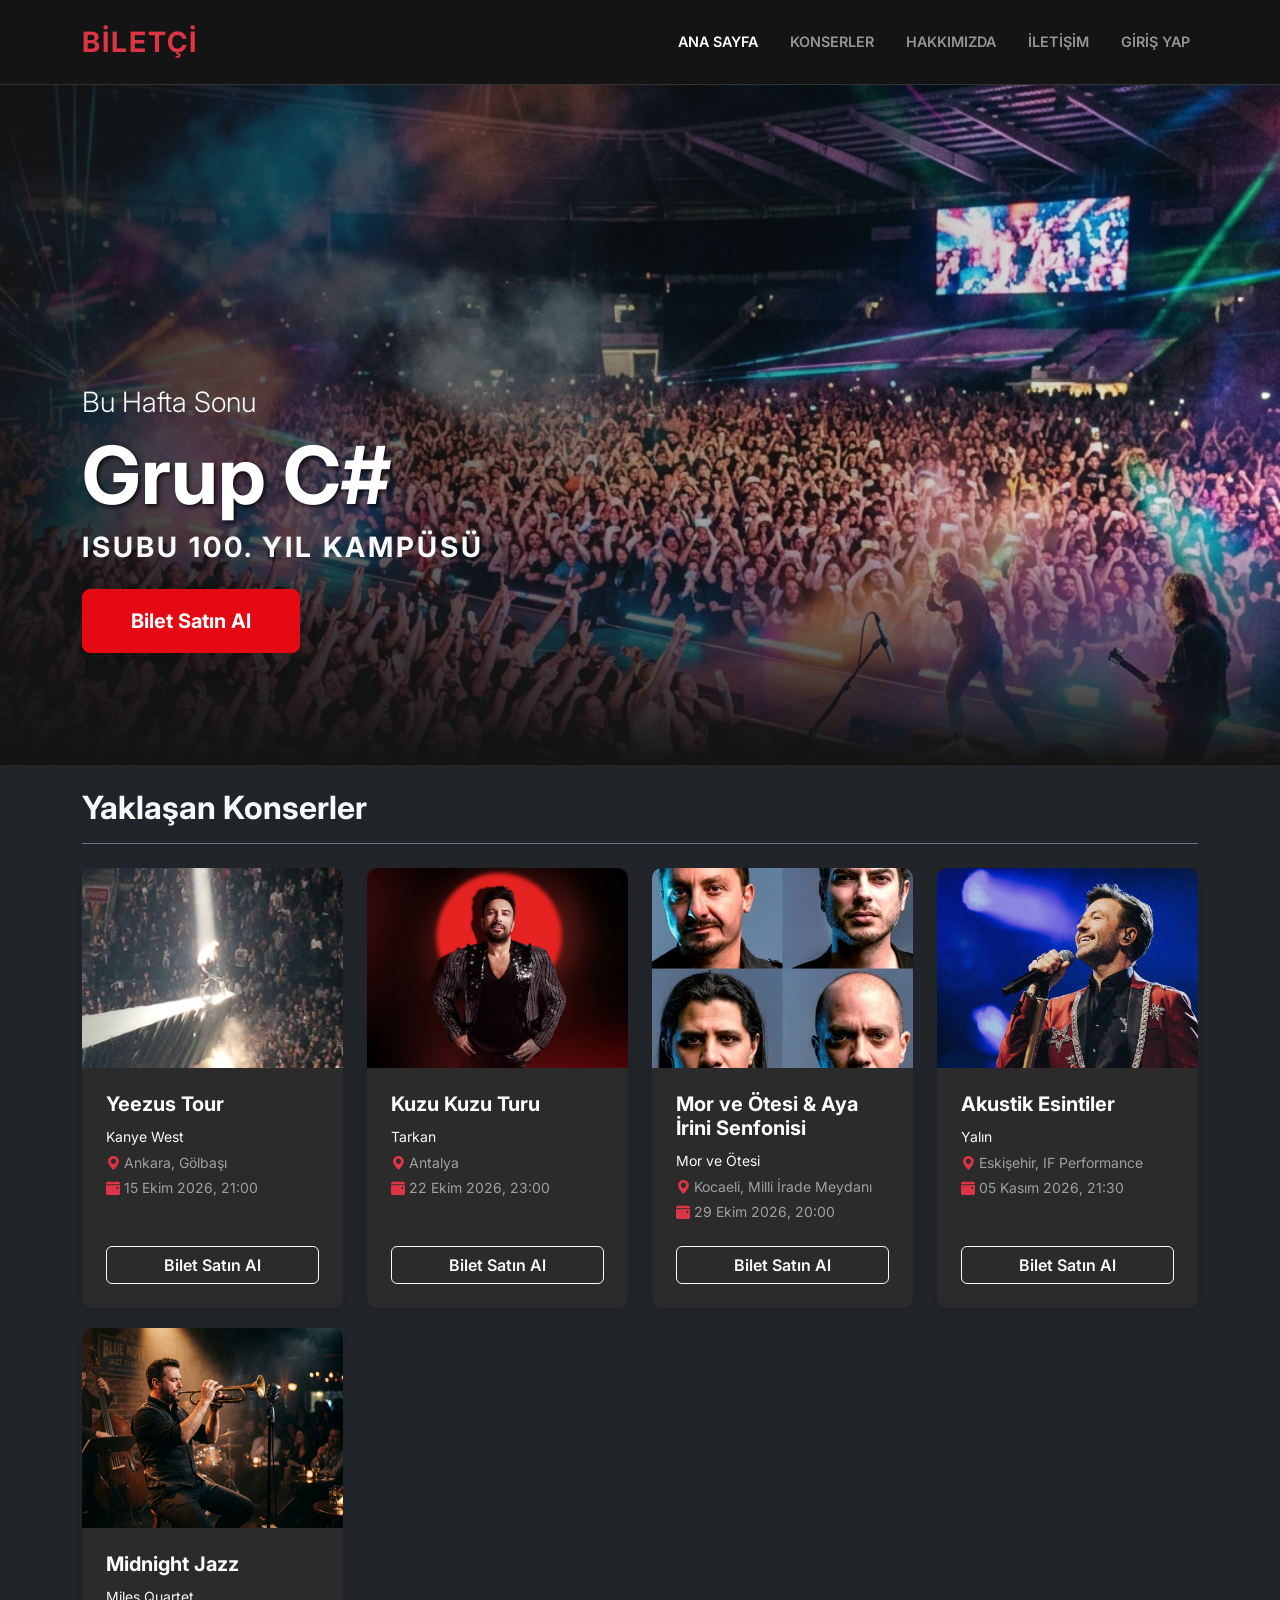
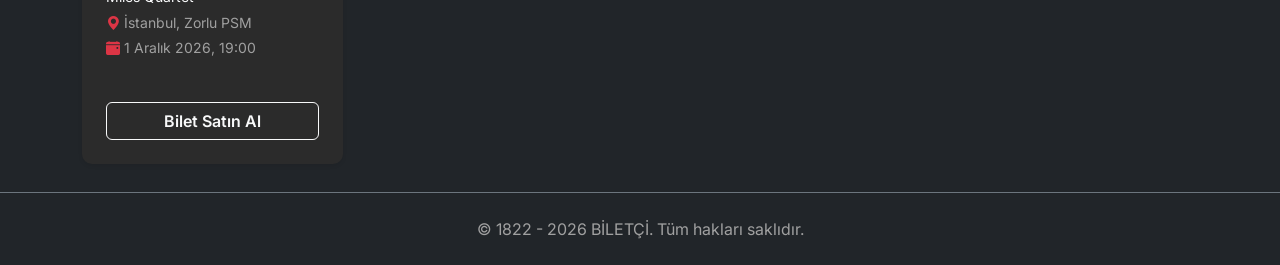
<file: index.html>
<!DOCTYPE html>
<html lang="tr">

<head>
    <meta charset="UTF-8">
    <meta name="viewport" content="width=device-width, initial-scale=1.0">
    <title>Biletçi - Ana Sayfa</title>
    <!-- Bootstrap CSS -->
    <link href="assets/css/bootstrap.min.css" rel="stylesheet">
    <!-- Google Fonts -->
    <link href="https://fonts.googleapis.com/css2?family=Inter:wght@400;600;800&display=swap" rel="stylesheet">
    <!-- Bootstrap Icons -->
    <link rel="stylesheet" href="https://cdn.jsdelivr.net/npm/bootstrap-icons@1.11.1/font/bootstrap-icons.css">
    <!-- Custom CSS -->
    <link rel="stylesheet" href="style.css">
</head>

<body class="bg-dark text-light">

    <!-- Navbar -->
    <nav class="navbar navbar-expand-lg navbar-dark fixed-top" id="mainNavbar">
        <div class="container">
            <a class="navbar-brand fw-bold text-danger fs-3" href="#">BİLETÇİ</a>
            <button class="navbar-toggler" type="button" data-bs-toggle="collapse" data-bs-target="#navbarNav">
                <span class="navbar-toggler-icon"></span>
            </button>
            <div class="collapse navbar-collapse" id="navbarNav">
                <ul class="navbar-nav ms-auto">
                    <li class="nav-item">
                        <a class="nav-link active" href="index.html">Ana Sayfa</a>
                    </li>
                    <li class="nav-item">
                        <a class="nav-link" href="index.html#konserler">Konserler</a>
                    </li>
                    <li class="nav-item">
                        <a class="nav-link" href="hakkimizda.html">Hakkımızda</a>
                    </li>
                    <li class="nav-item">
                        <a class="nav-link" href="iletisim.html">İletişim</a>
                    </li>
                    <li class="nav-item">
                        <a class="nav-link" href="giris.html">Giriş Yap</a>
                    </li>
                </ul>
            </div>
        </div>
    </nav>

    <header class="banner-section position-relative">
        <div class="banner-image" style="background-image: url('assets/images/banner.png');"></div>
        <div class="banner-overlay position-absolute top-0 start-0 w-100 h-100"></div>
        <div class="banner-content position-absolute bottom-0 start-0 p-5 w-100">
            <div class="container mb-5 pb-3">
                <h3 class="fw-light text-light mb-2">Bu Hafta Sonu</h3>
                <h1 class="display-1 fw-bolder text-white mb-2 shadow-text">Grup C#</h1>
                <h3 class="fw-bold text-light mb-4 text-uppercase tracking-wide">ISUBU 100. Yıl Kampüsü</h3>
                <button class="btn btn-danger btn-lg fw-bold px-5 py-3 shadow">Bilet Satın Al</button>
            </div>
        </div>
        <div class="banner-vignette position-absolute bottom-0 w-100"></div>
    </header>

    <main class="container mt-4" id="konserler">
        <h2 class="fw-bold mb-4 border-bottom border-secondary pb-3">Yaklaşan Konserler</h2>
        <div class="row">

            <div class="col-3">
                <div class="card h-100 bg-secondary border-0 text-white concert-card shadow-sm">
                    <div class="card-img-wrapper">
                        <img src="assets/images/yeezus_mountain.jpg" class="card-img-top" alt="Jazz Konseri">
                    </div>
                    <div class="card-body d-flex flex-column">
                        <h5 class="card-title fw-bold">Yeezus Tour</h5>
                        <p class="card-text text-light mb-1"><small>Kanye West </small></p>
                        <p class="card-text text-muted mb-1 small"><i class="bi bi-geo-alt-fill text-danger"></i>
                            Ankara, Gölbaşı</p>
                        <p class="card-text text-muted mb-4 small"><i class="bi bi-calendar-event-fill text-danger"></i>
                            15 Ekim 2026, 21:00</p>
                        <button class="btn btn-outline-light w-100 mt-auto fw-semibold">Bilet Satın Al</button>
                    </div>
                </div>
            </div>

            <div class="col-3">
                <div class="card h-100 bg-secondary border-0 text-white concert-card shadow-sm">
                    <div class="card-img-wrapper">
                        <img src="assets/images/konser-tarkan.jpg" class="card-img-top" alt="Tarkan Konseri Bilet">
                    </div>
                    <div class="card-body d-flex flex-column">
                        <h5 class="card-title fw-bold">Kuzu Kuzu Turu</h5>
                        <p class="card-text text-light mb-1"><small>Tarkan</small></p>
                        <p class="card-text text-muted mb-1 small"><i class="bi bi-geo-alt-fill text-danger"></i>
                            Antalya</p>
                        <p class="card-text text-muted mb-4 small"><i class="bi bi-calendar-event-fill text-danger"></i>
                            22 Ekim 2026, 23:00</p>
                        <button class="btn btn-outline-light w-100 mt-auto fw-semibold">Bilet Satın Al</button>
                    </div>
                </div>
            </div>

            <div class="col-3">
                <div class="card h-100 bg-secondary border-0 text-white concert-card shadow-sm">
                    <div class="card-img-wrapper">
                        <img src="assets/images/konser-morveotesi.jpg" class="card-img-top" alt="Klasik Müzik Konseri">
                    </div>
                    <div class="card-body d-flex flex-column">
                        <h5 class="card-title fw-bold">Mor ve Ötesi & Aya İrini Senfonisi</h5>
                        <p class="card-text text-light mb-1"><small>Mor ve Ötesi</small></p>
                        <p class="card-text text-muted mb-1 small"><i class="bi bi-geo-alt-fill text-danger"></i>
                            Kocaeli, Milli İrade Meydanı</p>
                        <p class="card-text text-muted mb-4 small"><i class="bi bi-calendar-event-fill text-danger"></i>
                            29 Ekim 2026, 20:00</p>
                        <button class="btn btn-outline-light w-100 mt-auto fw-semibold">Bilet Satın Al</button>
                    </div>
                </div>
            </div>

            <div class="col-3">
                <div class="card h-100 bg-secondary border-0 text-white concert-card shadow-sm">
                    <div class="card-img-wrapper">
                        <img src="assets/images/konser-yalin.jpg" class="card-img-top" alt="Akustik Konser">
                    </div>
                    <div class="card-body d-flex flex-column">
                        <h5 class="card-title fw-bold">Akustik Esintiler</h5>
                        <p class="card-text text-light mb-1"><small>Yalın</small></p>
                        <p class="card-text text-muted mb-1 small"><i class="bi bi-geo-alt-fill text-danger"></i>
                            Eskişehir, IF Performance</p>
                        <p class="card-text text-muted mb-4 small"><i class="bi bi-calendar-event-fill text-danger"></i>
                            05 Kasım 2026, 21:30</p>
                        <button class="btn btn-outline-light w-100 mt-auto fw-semibold">Bilet Satın Al</button>
                    </div>
                </div>
            </div>

            <div class="col-3">
                <div style="margin-top: 20px;" class="card h-100 bg-secondary border-0 text-white concert-card shadow-sm ">
                    <div class="card-img-wrapper">
                        <img src="assets/images/jazz.png" class="card-img-top" alt="Jazz Konseri">
                    </div>
                    <div class="card-body d-flex flex-column">
                        <h5 class="card-title fw-bold">Midnight Jazz</h5>
                        <p class="card-text text-light mb-1"><small>Miles Quartet</small></p>
                        <p class="card-text text-muted mb-1 small"><i class="bi bi-geo-alt-fill text-danger"></i>
                            İstanbul, Zorlu PSM</p>
                        <p class="card-text text-muted mb-4 small"><i class="bi bi-calendar-event-fill text-danger"></i>
                            1 Aralık 2026, 19:00</p>
                        <button class="btn btn-outline-light w-100 mt-auto fw-semibold">Bilet Satın Al</button>
                    </div>
                </div>
            </div>

        </div>
    </main>

    <footer class="bg-dark text-center text-muted py-4 mt-5 border-top border-secondary">
        <div class="container">
            <p class="mb-0">&copy; 1822 - 2026 BİLETÇİ. Tüm hakları saklıdır.</p>
        </div>
    </footer>

    
    <script src="https://cdn.jsdelivr.net/npm/bootstrap@5.3.2/dist/js/bootstrap.bundle.min.js"></script>
</body>

</html>
</file>
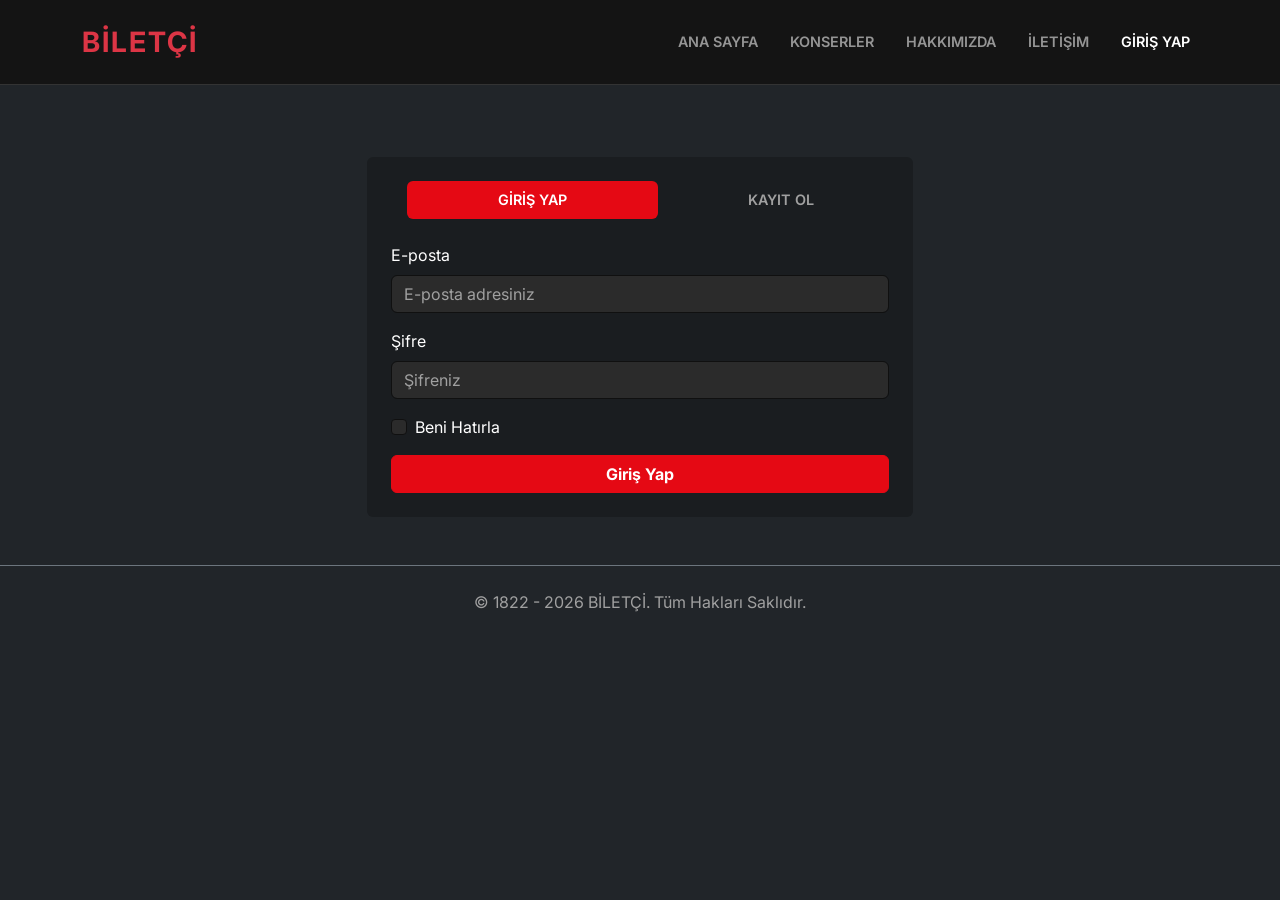
<file: giris.html>
<!DOCTYPE html>
<html lang="tr">
<head>
    <meta charset="UTF-8">
    <meta name="viewport" content="width=device-width, initial-scale=1.0">
    <title>Biletçi - Giriş Yap</title>
    <!-- Bootstrap CSS -->
    <link href="assets/css/bootstrap.min.css" rel="stylesheet">
    <!-- Google Fonts -->
    <link href="https://fonts.googleapis.com/css2?family=Inter:wght@400;600;800&display=swap" rel="stylesheet">
    <!-- Bootstrap Icons -->
    <link rel="stylesheet" href="https://cdn.jsdelivr.net/npm/bootstrap-icons@1.11.1/font/bootstrap-icons.css">
    <!-- Custom CSS -->
    <link rel="stylesheet" href="style.css">
</head>
<body class="bg-dark text-light">

    <!-- Navbar -->
    <nav class="navbar navbar-expand-lg navbar-dark" id="mainNavbar">
        <div class="container">
            <a class="navbar-brand fw-bold text-danger fs-3" href="index.html">BİLETÇİ</a>
            <button class="navbar-toggler" type="button" data-bs-toggle="collapse" data-bs-target="#navbarNav">
                <span class="navbar-toggler-icon"></span>
            </button>
            <div class="collapse navbar-collapse" id="navbarNav">
                <ul class="navbar-nav ms-auto">
                    <li class="nav-item">
                        <a class="nav-link" href="index.html">Ana Sayfa</a>
                    </li>
                    <li class="nav-item">
                        <a class="nav-link" href="index.html#konserler">Konserler</a>
                    </li>
                    <li class="nav-item">
                        <a class="nav-link" href="hakkimizda.html">Hakkımızda</a>
                    </li>
                    <li class="nav-item">
                        <a class="nav-link" href="iletisim.html">İletişim</a>
                    </li>
                    <li class="nav-item">
                        <a class="nav-link active" href="giris.html">Giriş Yap</a>
                    </li>
                </ul>
            </div>
        </div>
    </nav>

    <!-- Giriş Formu -->
    <main class="container mt-4">
        <div class="row">
            <div class="col-3"> </div>
            <div class="col-md-6">
                <div style="background-color: #1a1d20" class="card text-white border-0 mt-5">
                    <div class="card-body">
                        <ul class="nav nav-pills nav-fill mb-4" id="pills-tab" role="tablist">
                            <li class="nav-item" role="presentation">
                                <button class="nav-link active" id="pills-login-tab" data-bs-toggle="pill" data-bs-target="#pills-login" type="button" role="tab" aria-controls="pills-login" aria-selected="true">Giriş Yap</button>
                            </li>
                            <li class="nav-item" role="presentation">
                                <button class="nav-link" id="pills-register-tab" data-bs-toggle="pill" data-bs-target="#pills-register" type="button" role="tab" aria-controls="pills-register" aria-selected="false">Kayıt Ol</button>
                            </li>
                        </ul>
                        
                        <div class="tab-content" id="pills-tabContent">
                            <div class="tab-pane fade show active" id="pills-login" role="tabpanel" aria-labelledby="pills-login-tab">
                                <form>
                                    <div class="mb-3">
                                        <label class="form-label">E-posta</label>
                                        <input type="email" class="form-control" placeholder="E-posta adresiniz">
                                    </div>
                                    <div class="mb-3">
                                        <label class="form-label">Şifre</label>
                                        <input type="password" class="form-control" placeholder="Şifreniz">
                                    </div>
                                    <div class="mb-3 form-check">
                                        <input type="checkbox" class="form-check-input" id="hatirla">
                                        <label class="form-check-label" for="hatirla">Beni Hatırla</label>
                                    </div>
                                    <button type="submit" class="btn btn-danger w-100 fw-bold">Giriş Yap</button>
                                </form>
                            </div>
                            
                            <div class="tab-pane fade" id="pills-register" role="tabpanel" aria-labelledby="pills-register-tab">
                                <form>
                                    <div class="mb-3">
                                        <label class="form-label">Ad Soyad</label>
                                        <input type="text" class="form-control" placeholder="Adınız Soyadınız">
                                    </div>
                                    <div class="mb-3">
                                        <label class="form-label">E-posta</label>
                                        <input type="email" class="form-control" placeholder="E-posta adresiniz">
                                    </div>
                                    <div class="mb-3">
                                        <label class="form-label">Şifre</label>
                                        <input type="password" class="form-control" placeholder="Şifreniz">
                                    </div>
                                    <div class="mb-3">
                                        <label class="form-label">Şifre Tekrar</label>
                                        <input type="password" class="form-control" placeholder="Şifrenizi tekrar girin">
                                    </div>
                                    <button type="submit" class="btn btn-danger w-100 fw-bold">Kayıt Ol</button>
                                </form>
                            </div>
                        </div>

                    </div>
                </div>
            </div>
            <div class="col-3"> </div>
        </div>
    </main>

    <footer class="bg-dark text-center text-muted py-4 mt-5 border-top border-secondary">
        <div class="container">
            <p class="mb-0">&copy; 1822 - 2026 BİLETÇİ. Tüm Hakları Saklıdır.</p>
        </div>
    </footer>

    <!-- Bootstrap Bundle -->
    <script src="https://cdn.jsdelivr.net/npm/bootstrap@5.3.2/dist/js/bootstrap.bundle.min.js"></script>
</body>
</html>
</file>
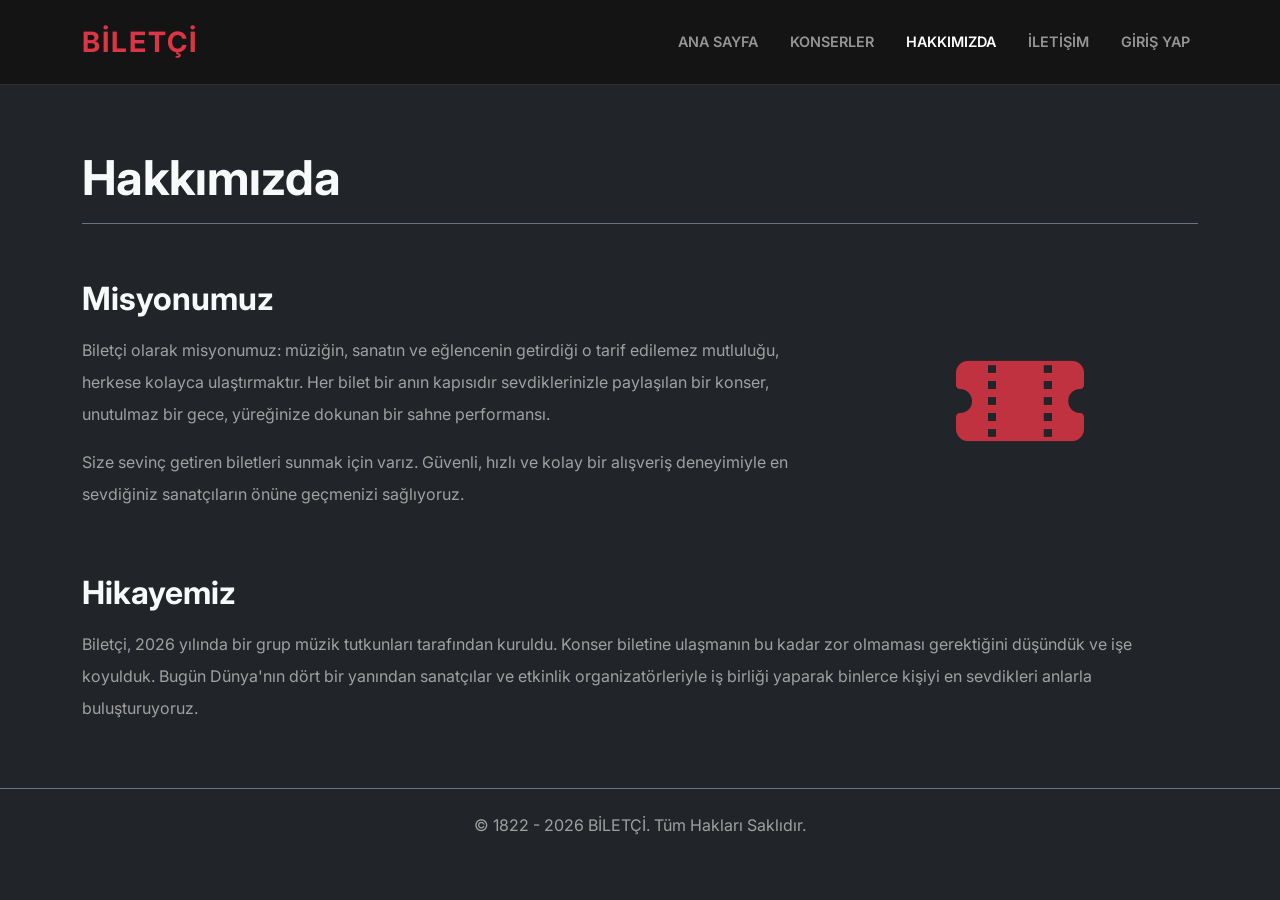
<file: hakkimizda.html>
<!DOCTYPE html>
<html lang="tr">

<head>
    <meta charset="UTF-8">
    <meta name="viewport" content="width=device-width, initial-scale=1.0">
    <title>Biletçi - Hakkımızda</title>
    <link href="assets/css/bootstrap.min.css" rel="stylesheet">
    <link href="https://fonts.googleapis.com/css2?family=Inter:wght@400;600;800&display=swap" rel="stylesheet">
    <link rel="stylesheet" href="https://cdn.jsdelivr.net/npm/bootstrap-icons@1.11.1/font/bootstrap-icons.css">
    <link rel="stylesheet" href="style.css">
</head>

<body class="bg-dark text-light">

    <nav class="navbar navbar-expand-lg navbar-dark" id="mainNavbar">
        <div class="container">
            <a class="navbar-brand fw-bold text-danger fs-3" href="index.html">BİLETÇİ</a>
            <button class="navbar-toggler" type="button" data-bs-toggle="collapse" data-bs-target="#navbarNav">
                <span class="navbar-toggler-icon"></span>
            </button>
            <div class="collapse navbar-collapse" id="navbarNav">
                <ul class="navbar-nav ms-auto">
                    <li class="nav-item">
                        <a class="nav-link" href="index.html">Ana Sayfa</a>
                    </li>
                    <li class="nav-item">
                        <a class="nav-link" href="index.html#konserler">Konserler</a>
                    </li>
                    <li class="nav-item">
                        <a class="nav-link active" href="hakkimizda.html">Hakkımızda</a>
                    </li>
                    <li class="nav-item">
                        <a class="nav-link" href="iletisim.html">İletişim</a>
                    </li>
                    <li class="nav-item">
                        <a class="nav-link" href="giris.html">Giriş Yap</a>
                    </li>
                </ul>
            </div>
        </div>
    </nav>

    <main class="container mt-5 pt-3">

        <div class="row mb-5">
            <div class="col-12">
                <h1 class="fw-bold display-5 border-bottom border-secondary pb-3">Hakkımızda</h1>
            </div>
        </div>

        <div class="row mb-5 align-items-center">
            <div class="col-md-8">
                <h2 class="fw-bold mb-3">Misyonumuz</h2>
                <p class="text-muted fs-8 lh-lg">
                    Biletçi olarak misyonumuz: müziğin, sanatın ve eğlencenin getirdiği o tarif edilemez mutluluğu,
                    herkese kolayca ulaştırmaktır. Her bilet bir anın kapısıdır sevdiklerinizle paylaşılan bir
                    konser, unutulmaz bir gece, yüreğinize dokunan bir sahne performansı.
                </p>
                <p class="text-muted fs-6 lh-lg">
                    Size sevinç getiren biletleri sunmak için varız. Güvenli, hızlı ve kolay bir alışveriş
                    deneyimiyle en sevdiğiniz sanatçıların önüne geçmenizi sağlıyoruz.
                </p>
            </div>
            <div class="col-md-4 text-center">
                <i class="bi bi-ticket-perforated-fill text-danger" style="font-size: 8rem; opacity: 0.85;"></i>
            </div>
        </div>

        <div class="row mb-5">
            <div class="col-12">
                <h2 class="fw-bold mb-3">Hikayemiz</h2>
                <p class="text-muted fs-8 lh-lg">
                    Biletçi, 2026 yılında bir grup müzik tutkunları tarafından kuruldu. Konser biletine ulaşmanın
                    bu kadar zor olmaması gerektiğini düşündük ve işe koyulduk. Bugün Dünya'nın dört bir
                    yanından sanatçılar ve etkinlik organizatörleriyle iş birliği yaparak binlerce kişiyi
                    en sevdikleri anlarla buluşturuyoruz.
                </p>
            </div>
        </div>

    </main>

    <footer class="bg-dark text-center text-muted mt-5 border-top border-secondary">
        <div class="container py-4">
            <p class="mb-0">&copy; 1822 - 2026 BİLETÇİ. Tüm Hakları Saklıdır.</p>
        </div>
    </footer>
    <script src="https://cdn.jsdelivr.net/npm/bootstrap@5.3.2/dist/js/bootstrap.bundle.min.js"></script>
</body>

</html>
</file>
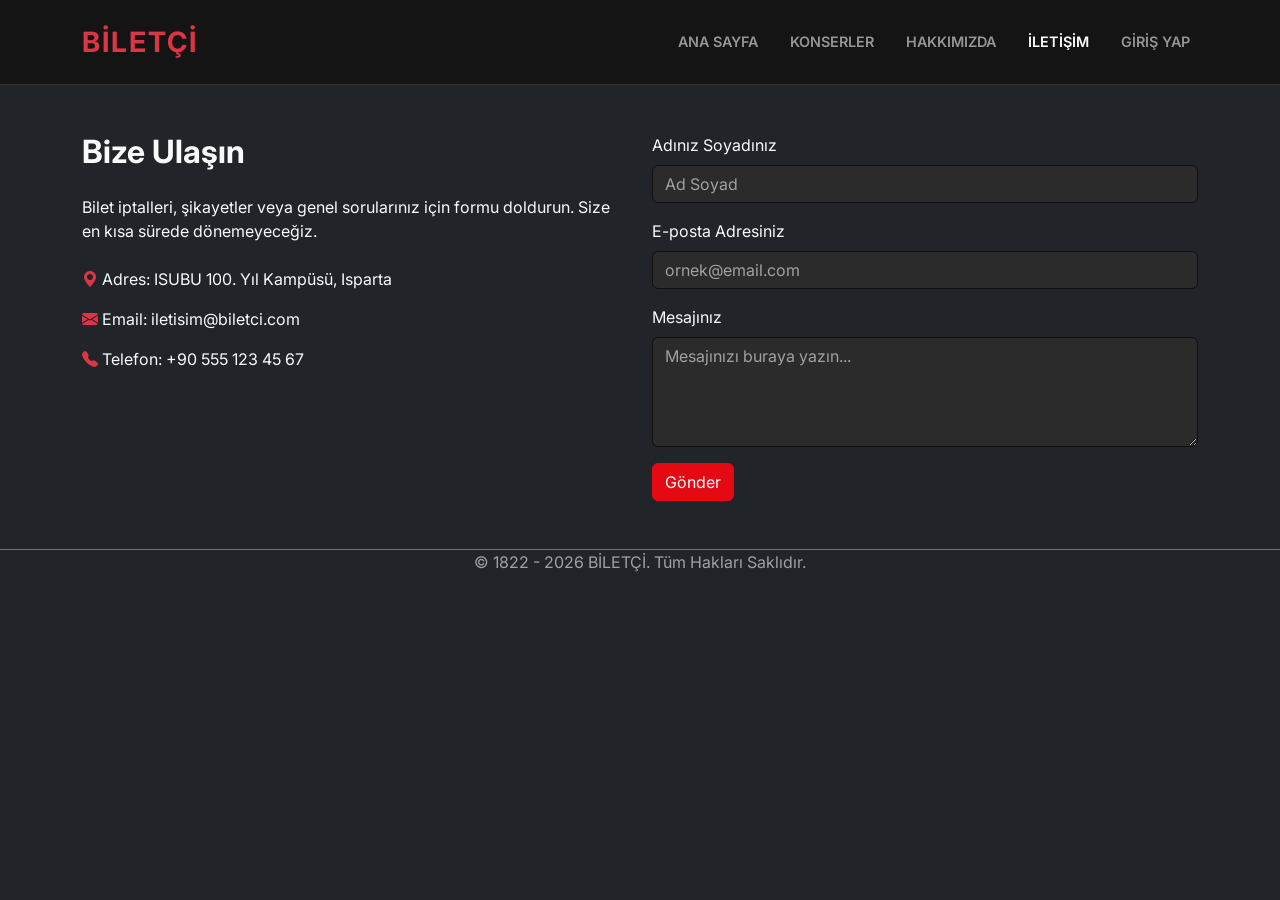
<file: iletisim.html>
<!DOCTYPE html>
<html lang="tr">

<head>
    <meta charset="UTF-8">
    <meta name="viewport" content="width=device-width, initial-scale=1.0">
    <title>Biletçi - İletişim</title>
    <!-- Bootstrap CSS -->
    <link href="assets/css/bootstrap.min.css" rel="stylesheet">
    <!-- Google Fonts -->
    <link href="https://fonts.googleapis.com/css2?family=Inter:wght@400;600;800&display=swap" rel="stylesheet">
    <!-- Bootstrap Icons -->
    <link rel="stylesheet" href="https://cdn.jsdelivr.net/npm/bootstrap-icons@1.11.1/font/bootstrap-icons.css">
    <!-- Custom CSS -->
    <link rel="stylesheet" href="style.css">
</head>

<body class="bg-dark text-light">

    <!-- Navbar -->
    <nav class="navbar navbar-expand-lg navbar-dark" id="mainNavbar">
        <div class="container">
            <a class="navbar-brand fw-bold text-danger fs-3" href="index.html">BİLETÇİ</a>
            <button class="navbar-toggler" type="button" data-bs-toggle="collapse" data-bs-target="#navbarNav">
                <span class="navbar-toggler-icon"></span>
            </button>
            <div class="collapse navbar-collapse" id="navbarNav">
                <ul class="navbar-nav ms-auto">
                    <li class="nav-item">
                        <a class="nav-link" href="index.html">Ana Sayfa</a>
                    </li>
                    <li class="nav-item">
                        <a class="nav-link" href="index.html#konserler">Konserler</a>
                    </li>
                    <li class="nav-item">
                        <a class="nav-link" href="hakkimizda.html">Hakkımızda</a>
                    </li>
                    <li class="nav-item">
                        <a class="nav-link active" href="iletisim.html">İletişim</a>
                    </li>
                    <li class="nav-item">
                        <a class="nav-link" href="giris.html">Giriş Yap</a>
                    </li>
                </ul>
            </div>
        </div>
    </nav>

    <!-- İletişim Formu -->
    <main class="container mt-5">
        <div class="row">
            <div class="col-md-6">
                <h2 class="fw-bold mb-4">Bize Ulaşın</h2>
                <p>Bilet iptalleri, şikayetler veya genel sorularınız için formu doldurun. Size en kısa sürede
                    dönemeyeceğiz.</p>
                <div class="mt-4">
                    <p><i class="bi bi-geo-alt-fill text-danger"></i> Adres: ISUBU 100. Yıl Kampüsü, Isparta</p>
                    <p><i class="bi bi-envelope-fill text-danger"></i> Email: iletisim@biletci.com</p>
                    <p><i class="bi bi-telephone-fill text-danger"></i> Telefon: +90 555 123 45 67</p>
                </div>
            </div>
            <div class="col-md-6">
                <form>
                    <div class="mb-3">
                        <label class="form-label">Adınız Soyadınız</label>
                        <input type="text" class="form-control" placeholder="Ad Soyad">
                    </div>
                    <div class="mb-3">
                        <label class="form-label">E-posta Adresiniz</label>
                        <input type="email" class="form-control" placeholder="ornek@email.com">
                    </div>
                    <div class="mb-3">
                        <label class="form-label">Mesajınız</label>
                        <textarea class="form-control" rows="4" placeholder="Mesajınızı buraya yazın..."></textarea>
                    </div>
                    <button type="submit" class="btn btn-danger">Gönder</button>
                </form>
            </div>
        </div>
    </main>

    <footer class="bg-dark text-center text-muted mt-5 border-top border-secondary">
        <div class="container">
            <p class="mb-0">&copy; 1822 - 2026 BİLETÇİ. Tüm Hakları Saklıdır.</p>
        </div>
    </footer>

    <!-- Bootstrap Bundle -->
    <script src="https://cdn.jsdelivr.net/npm/bootstrap@5.3.2/dist/js/bootstrap.bundle.min.js"></script>
</body>

</html>
</file>
<file: style.css>
body {
    font-family: 'Inter', sans-serif;
    background-color: #141414 !important;
}

.navbar {
    background-color: #141414 !important;
    padding-top: 1rem;
    padding-bottom: 1rem;
    border-bottom: 1px solid #333;
}

.navbar-brand {
    letter-spacing: 2px;
}

.nav-link {
    font-weight: 600;
    text-transform: uppercase;
    font-size: 0.9rem;
    margin-left: 1rem;
}

.nav-link:hover {
    color: #e50914 !important;
}

.banner-section {
    height: 85vh;
    width: 100%;
    overflow: hidden;
}

.banner-image {
    width: 100%;
    height: 100%;
    background-size: cover;
    background-position: center 20%;
    background-repeat: no-repeat;
}

.banner-overlay {
    background: linear-gradient(to right, rgba(20, 20, 20, 0.9) 0%, rgba(20, 20, 20, 0.4) 50%, rgba(20, 20, 20, 0) 100%);
}

.banner-vignette {
    height: 250px;
    background: linear-gradient(to bottom, transparent 0%, #141414 100%);
}

.banner-content {
    z-index: 10;
}

.shadow-text {
    text-shadow: 2px 2px 4px rgba(0, 0, 0, 0.8);
}

.tracking-wide {
    letter-spacing: 3px;
}

.btn-danger {
    background-color: #e50914;
    border-color: #e50914;
}

.btn-danger:hover {
    background-color: #f40612;
    border-color: #f40612;
}

.concert-card {
    background-color: #2b2b2b !important;
    border-radius: 10px;
    overflow: hidden;
    cursor: pointer;
}

.card-img-wrapper {
    overflow: hidden;
}

.card-img-top {
    height: 200px;
    object-fit: cover;
    transition: transform 0.5s ease;
}

.concert-card:hover .card-img-top {
    transform: scale(1.1);
}

.card-body {
    padding: 1.5rem;
}

.text-muted {
    color: #a0a0a0 !important;
}
.nav-pills .nav-link.active, .nav-pills .show > .nav-link {
    background-color: #e50914 !important;
    color: white !important;
}
.nav-pills .nav-link {
    color: #a0a0a0;
}
.nav-pills .nav-link:hover {
    color: white;
}

input{
    background-color: #2b2b2b !important;
    color: white !important;
    border-color: #101010 !important;
    border-radius: 5px;
}
input::placeholder{
    color: #a0a0a0 !important;
}

textarea{
    background-color: #2b2b2b !important;
    color: white !important;
    border-color: #101010 !important;
    border-radius: 5px;
}
textarea::placeholder{
    color: #a0a0a0 !important;
}
</file>
